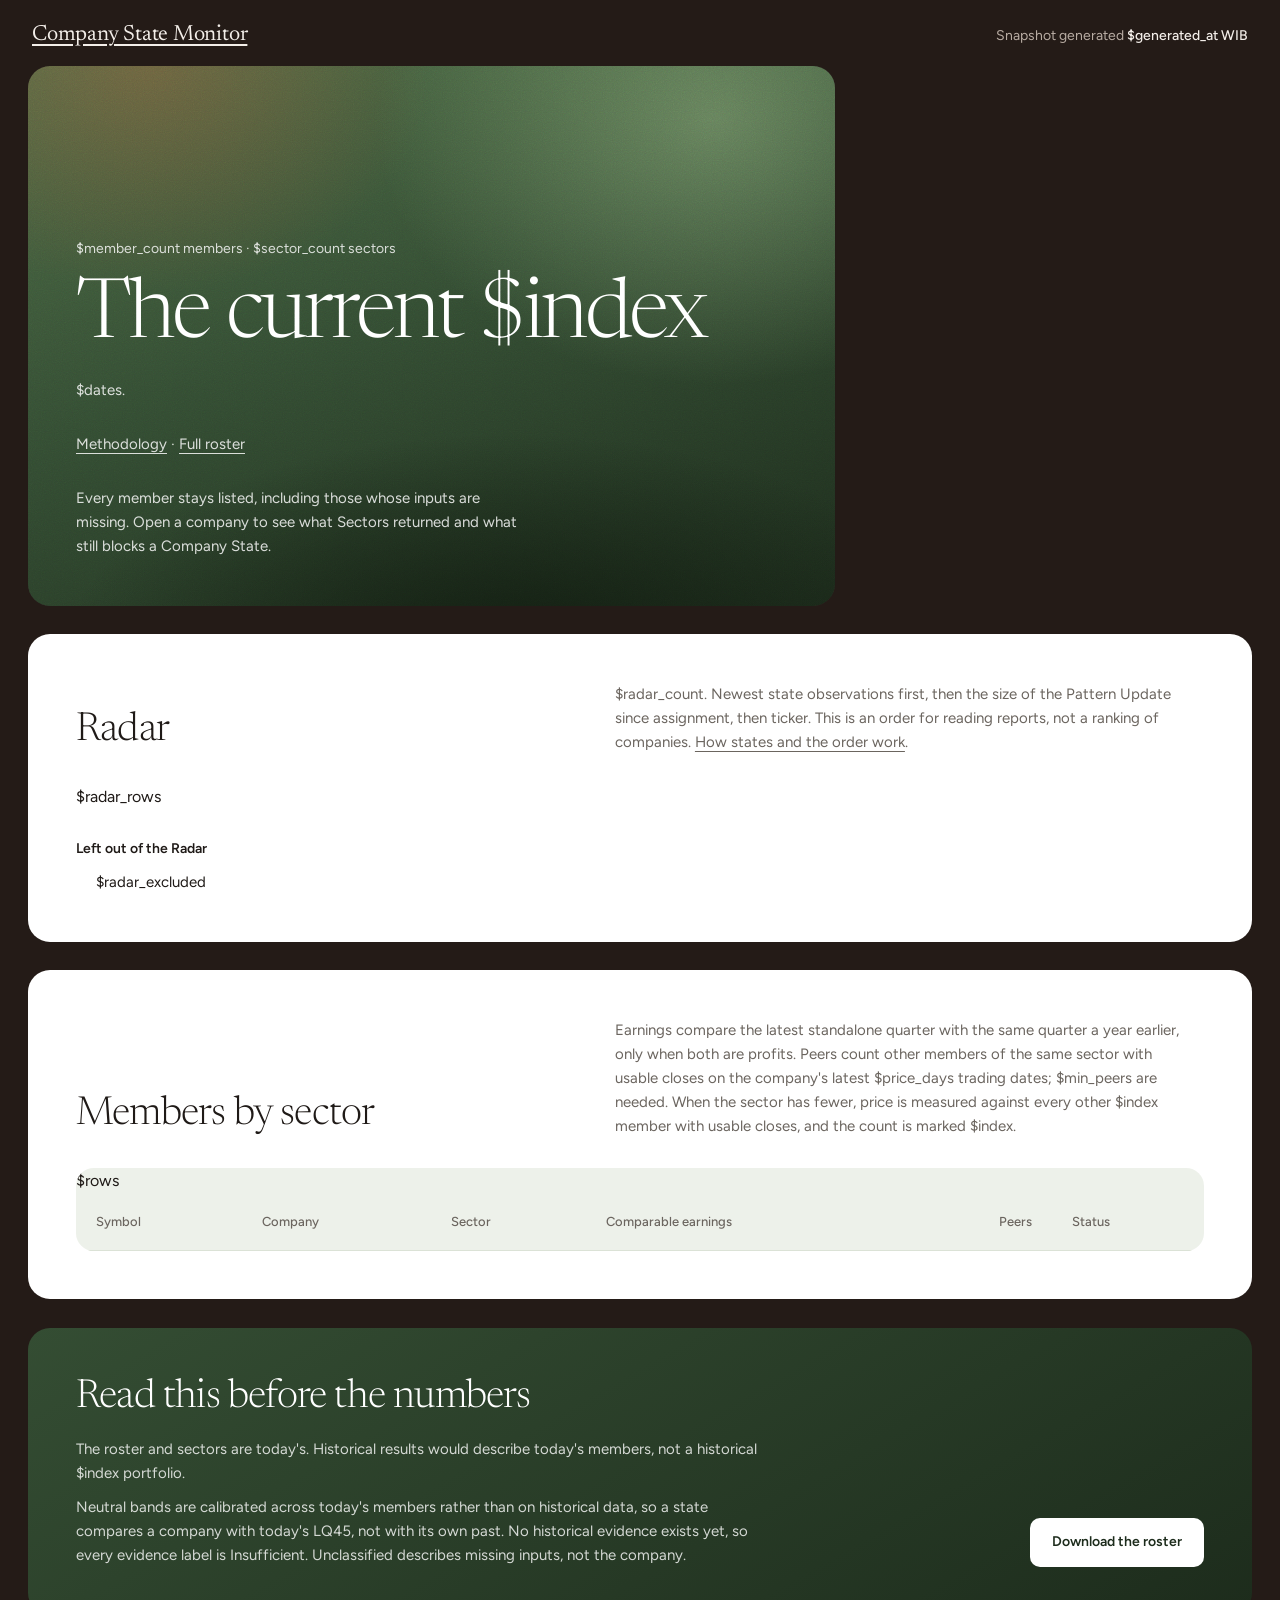
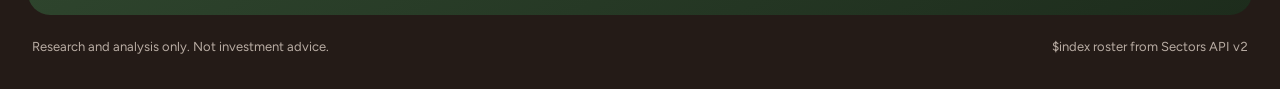
<file: app/index.html>
<!doctype html>
<html lang="en">
<head>
  <meta charset="utf-8">
  <meta name="viewport" content="width=device-width, initial-scale=1">
  <meta name="description" content="The current $index roster with source coverage, comparable earnings and sector peers.">
  <title>$index roster · Company State Monitor</title>
  <link rel="preconnect" href="https://fonts.googleapis.com">
  <link rel="preconnect" href="https://fonts.gstatic.com" crossorigin>
  <link rel="stylesheet" href="https://fonts.googleapis.com/css2?family=Figtree:wght@400;500;600&family=Newsreader:opsz,wght@6..72,300;6..72,400&display=swap">
  <link rel="stylesheet" href="styles.css">
</head>
<body>
  <a class="skip-link" href="#roster">Skip to roster</a>
  <header class="topbar">
    <p class="product"><a href="index.html">Company State Monitor</a></p>
    <p class="stamp">Snapshot generated <time>$generated_at WIB</time></p>
  </header>

  <main id="roster" class="mosaic">
    <section class="tile hero" aria-labelledby="roster-title">
      <p class="kicker">$member_count members · $sector_count sectors</p>
      <h1 id="roster-title">The current $index</h1>
      <p class="lede">$dates.</p>
      <p class="lede"><a href="methodology.html">Methodology</a> · <a href="#members-title">Full roster</a></p>
      <p class="lede">Every member stays listed, including those whose inputs are missing. Open a company to see what Sectors returned and what still blocks a Company State.</p>
    </section>

    <section class="tile wide" aria-labelledby="radar-title">
      <header class="tile-head">
        <h2 id="radar-title">Radar</h2>
        <p>$radar_count. Newest state observations first, then the size of the Pattern Update since assignment, then ticker. This is an order for reading reports, not a ranking of companies. <a href="methodology.html">How states and the order work</a>.</p>
      </header>
      <ol class="radar">$radar_rows</ol>
      <h3 class="subhead">Left out of the Radar</h3>
      <ul class="changes">$radar_excluded</ul>
    </section>

    <section class="tile wide" aria-labelledby="members-title">
      <header class="tile-head">
        <h2 id="members-title">Members by sector</h2>
        <p>Earnings compare the latest standalone quarter with the same quarter a year earlier, only when both are profits. Peers count other members of the same sector with usable closes on the company's latest $price_days trading dates; $min_peers are needed. When the sector has fewer, price is measured against every other $index member with usable closes, and the count is marked $index.</p>
      </header>
      <div class="table-scroll">
        <table>
          <caption class="visually-hidden">$index members with comparable earnings, peers and classification status</caption>
          <thead><tr><th scope="col">Symbol</th><th scope="col">Company</th><th scope="col">Sector</th><th scope="col">Comparable earnings</th><th scope="col" class="num">Peers</th><th scope="col">Status</th></tr></thead>
          <tbody>$rows</tbody>
        </table>
      </div>
    </section>

    <aside class="tile grove wide" aria-labelledby="limits-title">
      <div>
        <h2 id="limits-title">Read this before the numbers</h2>
        <p>The roster and sectors are today's. Historical results would describe today's members, not a historical $index portfolio.</p>
        <p>Neutral bands are calibrated across today's members rather than on historical data, so a state compares a company with today's LQ45, not with its own past. No historical evidence exists yet, so every evidence label is Insufficient. Unclassified describes missing inputs, not the company.</p>
      </div>
      <p class="action"><a class="button" href="roster.json" download>Download the roster</a></p>
    </aside>
  </main>

  <footer class="footer">
    <span>Research and analysis only. Not investment advice.</span>
    <span>$index roster from Sectors API v2</span>
  </footer>
</body>
</html>
</file>
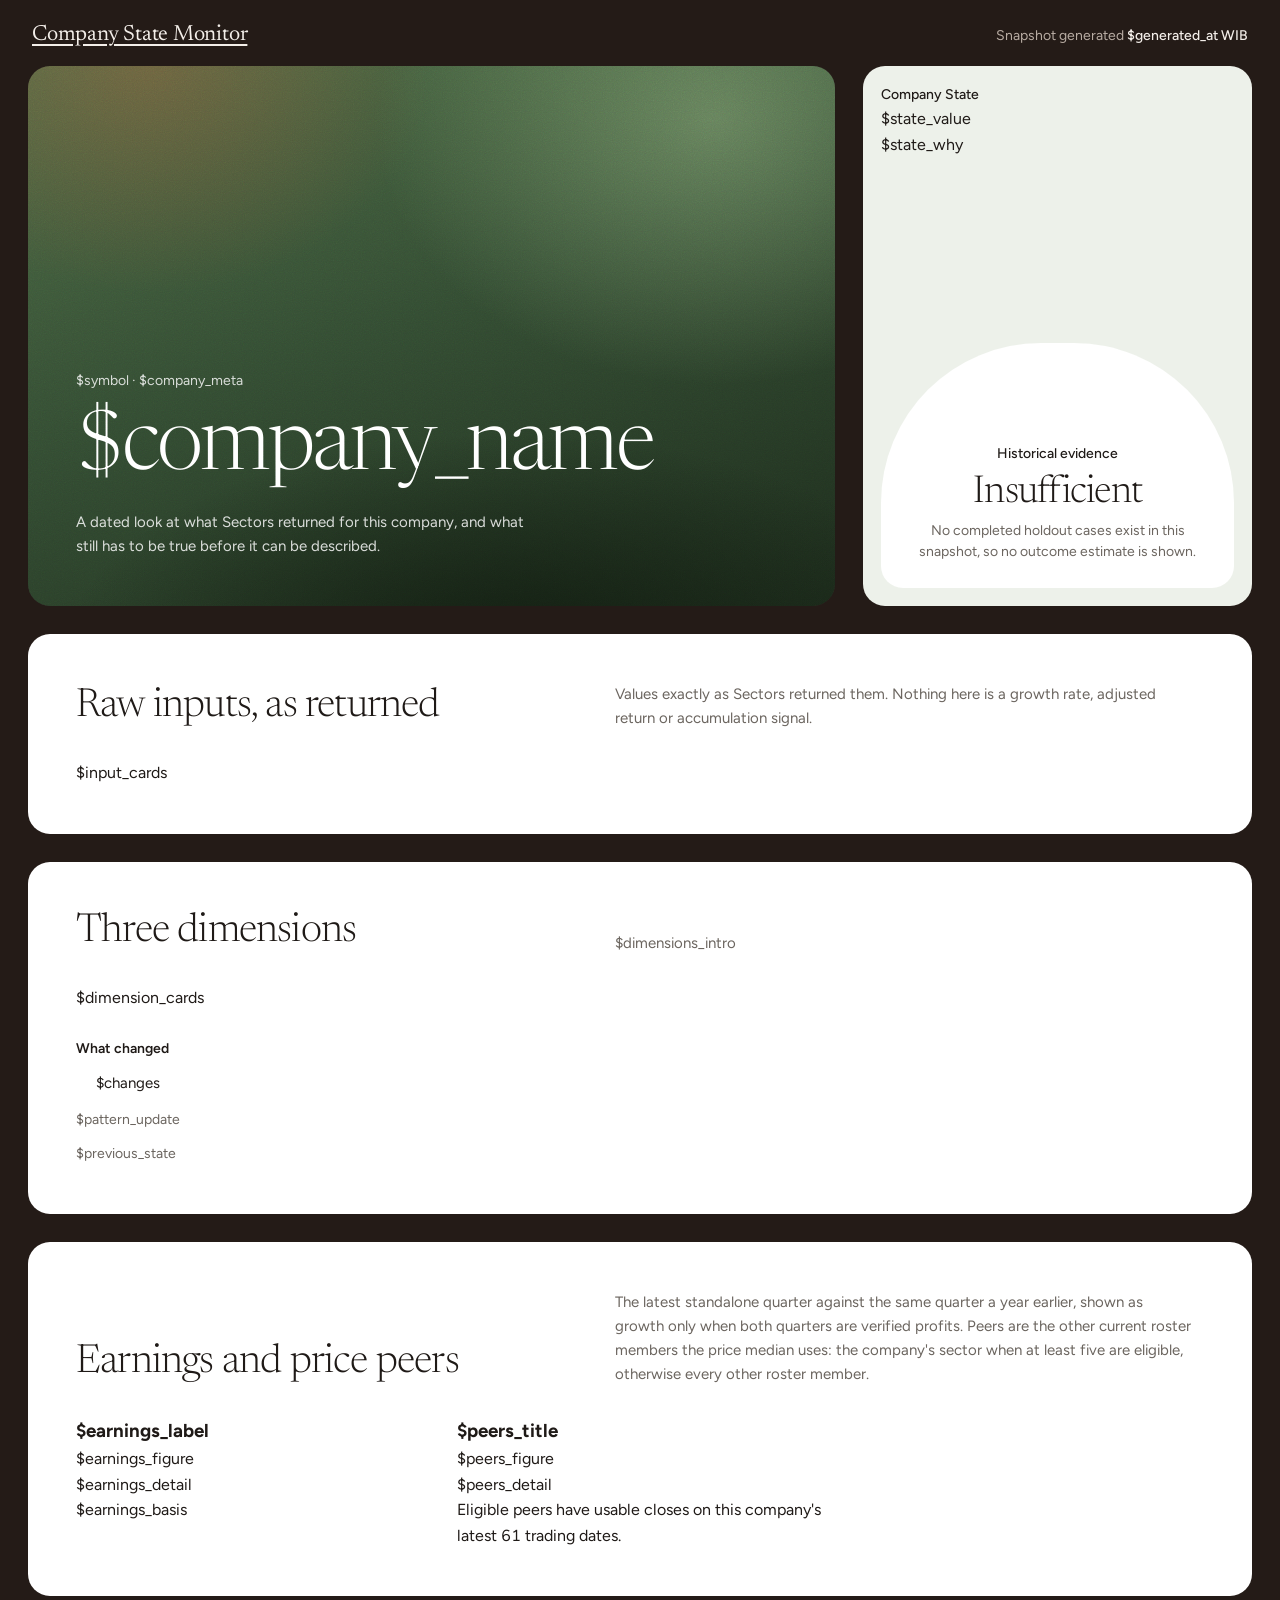
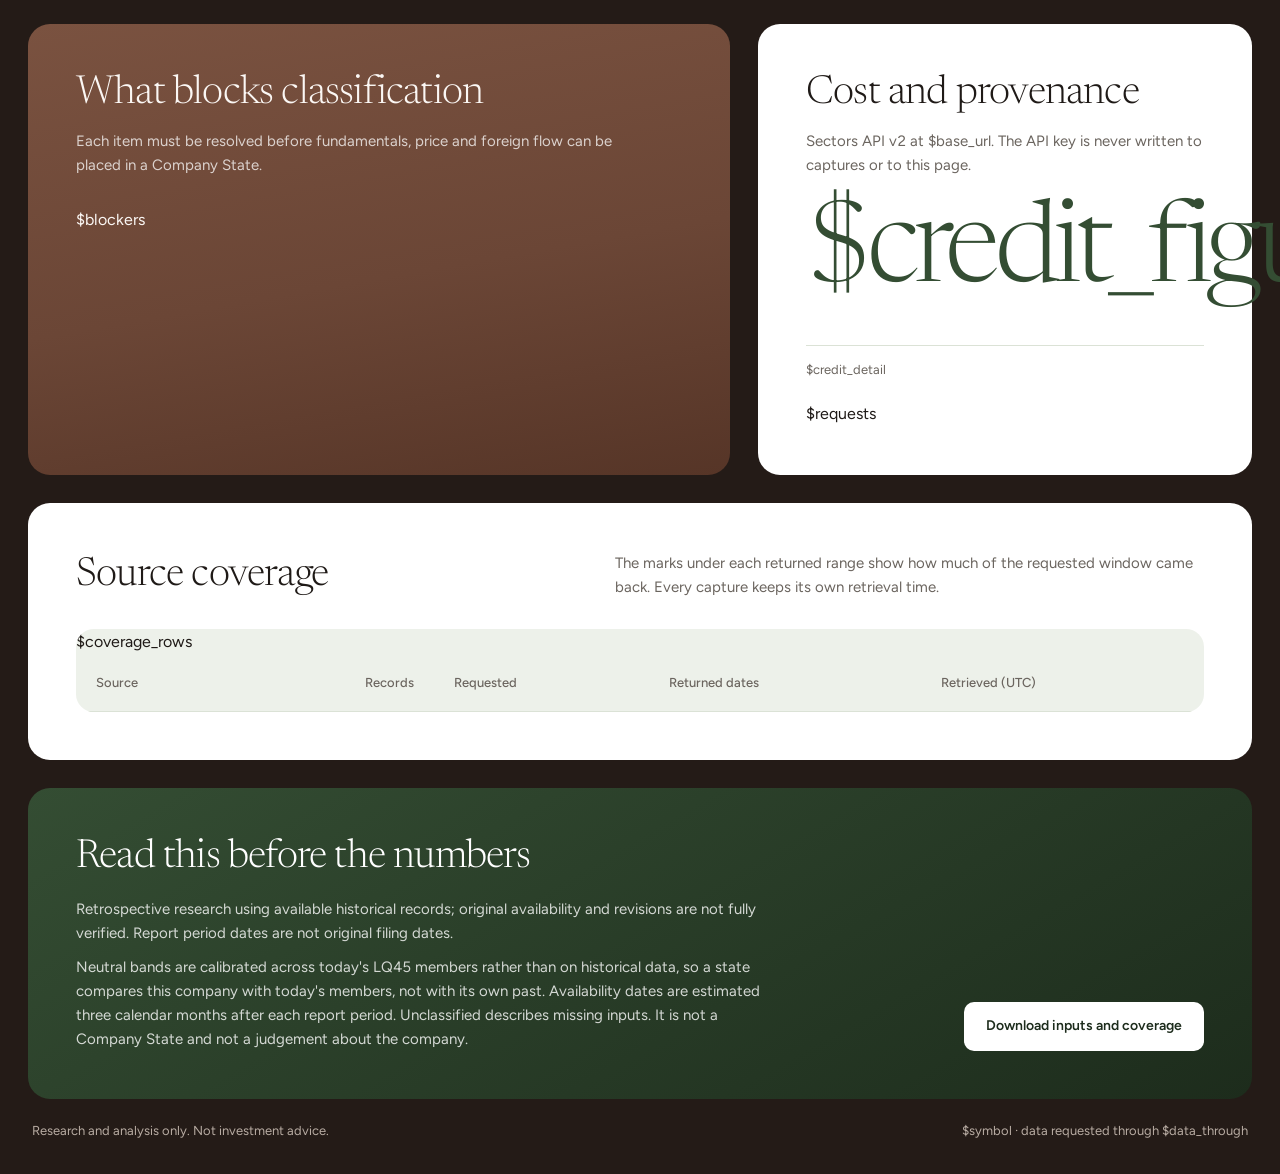
<file: app/company.html>
<!doctype html>
<html lang="en">
<head>
  <meta charset="utf-8">
  <meta name="viewport" content="width=device-width, initial-scale=1">
  <meta name="description" content="A dated company research snapshot with source coverage and data limitations.">
  <title>$symbol · Company State Monitor</title>
  <link rel="preconnect" href="https://fonts.googleapis.com">
  <link rel="preconnect" href="https://fonts.gstatic.com" crossorigin>
  <link rel="stylesheet" href="https://fonts.googleapis.com/css2?family=Figtree:wght@400;500;600&family=Newsreader:opsz,wght@6..72,300;6..72,400&display=swap">
  <link rel="stylesheet" href="styles.css">
</head>
<body>
  <a class="skip-link" href="#company">Skip to company</a>
  <header class="topbar">
    <p class="product"><a href="index.html">Company State Monitor</a></p>
    <p class="stamp">Snapshot generated <time>$generated_at WIB</time></p>
  </header>

  <main id="company" class="mosaic">
    <section class="tile hero" aria-labelledby="company-title">
      <p class="kicker">$symbol · $company_meta</p>
      <h1 id="company-title">$company_name</h1>
      <p class="lede">A dated look at what Sectors returned for this company, and what still has to be true before it can be described.</p>
    </section>

    <section class="tile verdicts" aria-label="Classification and evidence">
      <div class="arch$state_class">
        <p class="label">Company State</p>
        <p class="value">$state_value</p>
        <p class="why">$state_why</p>
      </div>
      <div class="arch quiet">
        <p class="label">Historical evidence</p>
        <p class="value">Insufficient</p>
        <p class="why">No completed holdout cases exist in this snapshot, so no outcome estimate is shown.</p>
      </div>
    </section>

    <section class="tile wide" aria-labelledby="inputs-title">
      <header class="tile-head">
        <h2 id="inputs-title">Raw inputs, as returned</h2>
        <p>Values exactly as Sectors returned them. Nothing here is a growth rate, adjusted return or accumulation signal.</p>
      </header>
      <div class="readings">$input_cards</div>
    </section>

    <section class="tile wide" aria-labelledby="dimensions-title">
      <header class="tile-head">
        <h2 id="dimensions-title">Three dimensions</h2>
        <p>$dimensions_intro</p>
      </header>
      <div class="readings">$dimension_cards</div>
      <h3 class="subhead">What changed</h3>
      <ul class="changes">$changes</ul>
      <p class="previous">$pattern_update</p>
      <p class="previous">$previous_state</p>
    </section>

    <section class="tile wide" aria-labelledby="earnings-title">
      <header class="tile-head">
        <h2 id="earnings-title">Earnings and price peers</h2>
        <p>The latest standalone quarter against the same quarter a year earlier, shown as growth only when both quarters are verified profits. Peers are the other current roster members the price median uses: the company's sector when at least five are eligible, otherwise every other roster member.</p>
      </header>
      <div class="readings">
        <article class="reading$earnings_missing"><h3>$earnings_label</h3><p class="figure">$earnings_figure</p><p class="as-of">$earnings_detail</p><p class="note">$earnings_basis</p></article>
        <article class="reading$peers_missing"><h3>$peers_title</h3><p class="figure">$peers_figure</p><p class="as-of">$peers_detail</p><p class="note">Eligible peers have usable closes on this company's latest 61 trading dates.</p></article>
      </div>
    </section>

    <section class="tile earth" aria-labelledby="blockers-title">
      <header class="tile-head stacked">
        <h2 id="blockers-title">What blocks classification</h2>
        <p>Each item must be resolved before fundamentals, price and foreign flow can be placed in a Company State.</p>
      </header>
      <ul class="checklist">$blockers</ul>
    </section>

    <section class="tile ledger" aria-labelledby="cost-title">
      <header class="tile-head stacked">
        <h2 id="cost-title">Cost and provenance</h2>
        <p>Sectors API v2 at $base_url. The API key is never written to captures or to this page.</p>
      </header>
      <div class="credits">
        <p class="figure">$credit_figure</p>
        <p class="label">credits, documented estimate</p>
      </div>
      <p class="note">$credit_detail</p>
      <ul class="requests">$requests</ul>
    </section>

    <section class="tile wide" aria-labelledby="coverage-title">
      <header class="tile-head">
        <h2 id="coverage-title">Source coverage</h2>
        <p>The marks under each returned range show how much of the requested window came back. Every capture keeps its own retrieval time.</p>
      </header>
      <div class="table-scroll">
        <table>
          <caption class="visually-hidden">Endpoint coverage and retrieval times</caption>
          <thead><tr><th scope="col">Source</th><th scope="col" class="num">Records</th><th scope="col">Requested</th><th scope="col">Returned dates</th><th scope="col">Retrieved (UTC)</th></tr></thead>
          <tbody>$coverage_rows</tbody>
        </table>
      </div>
    </section>

    <aside class="tile grove wide" aria-labelledby="limits-title">
      <div>
        <h2 id="limits-title">Read this before the numbers</h2>
        <p>Retrospective research using available historical records; original availability and revisions are not fully verified. Report period dates are not original filing dates.</p>
        <p>Neutral bands are calibrated across today's LQ45 members rather than on historical data, so a state compares this company with today's members, not with its own past. Availability dates are estimated three calendar months after each report period. Unclassified describes missing inputs. It is not a Company State and not a judgement about the company.</p>
      </div>
      <p class="action"><a class="button" href="$symbol.json" download>Download inputs and coverage</a></p>
    </aside>
  </main>

  <footer class="footer">
    <span>Research and analysis only. Not investment advice.</span>
    <span>$symbol · data requested through $data_through</span>
  </footer>
</body>
</html>
</file>
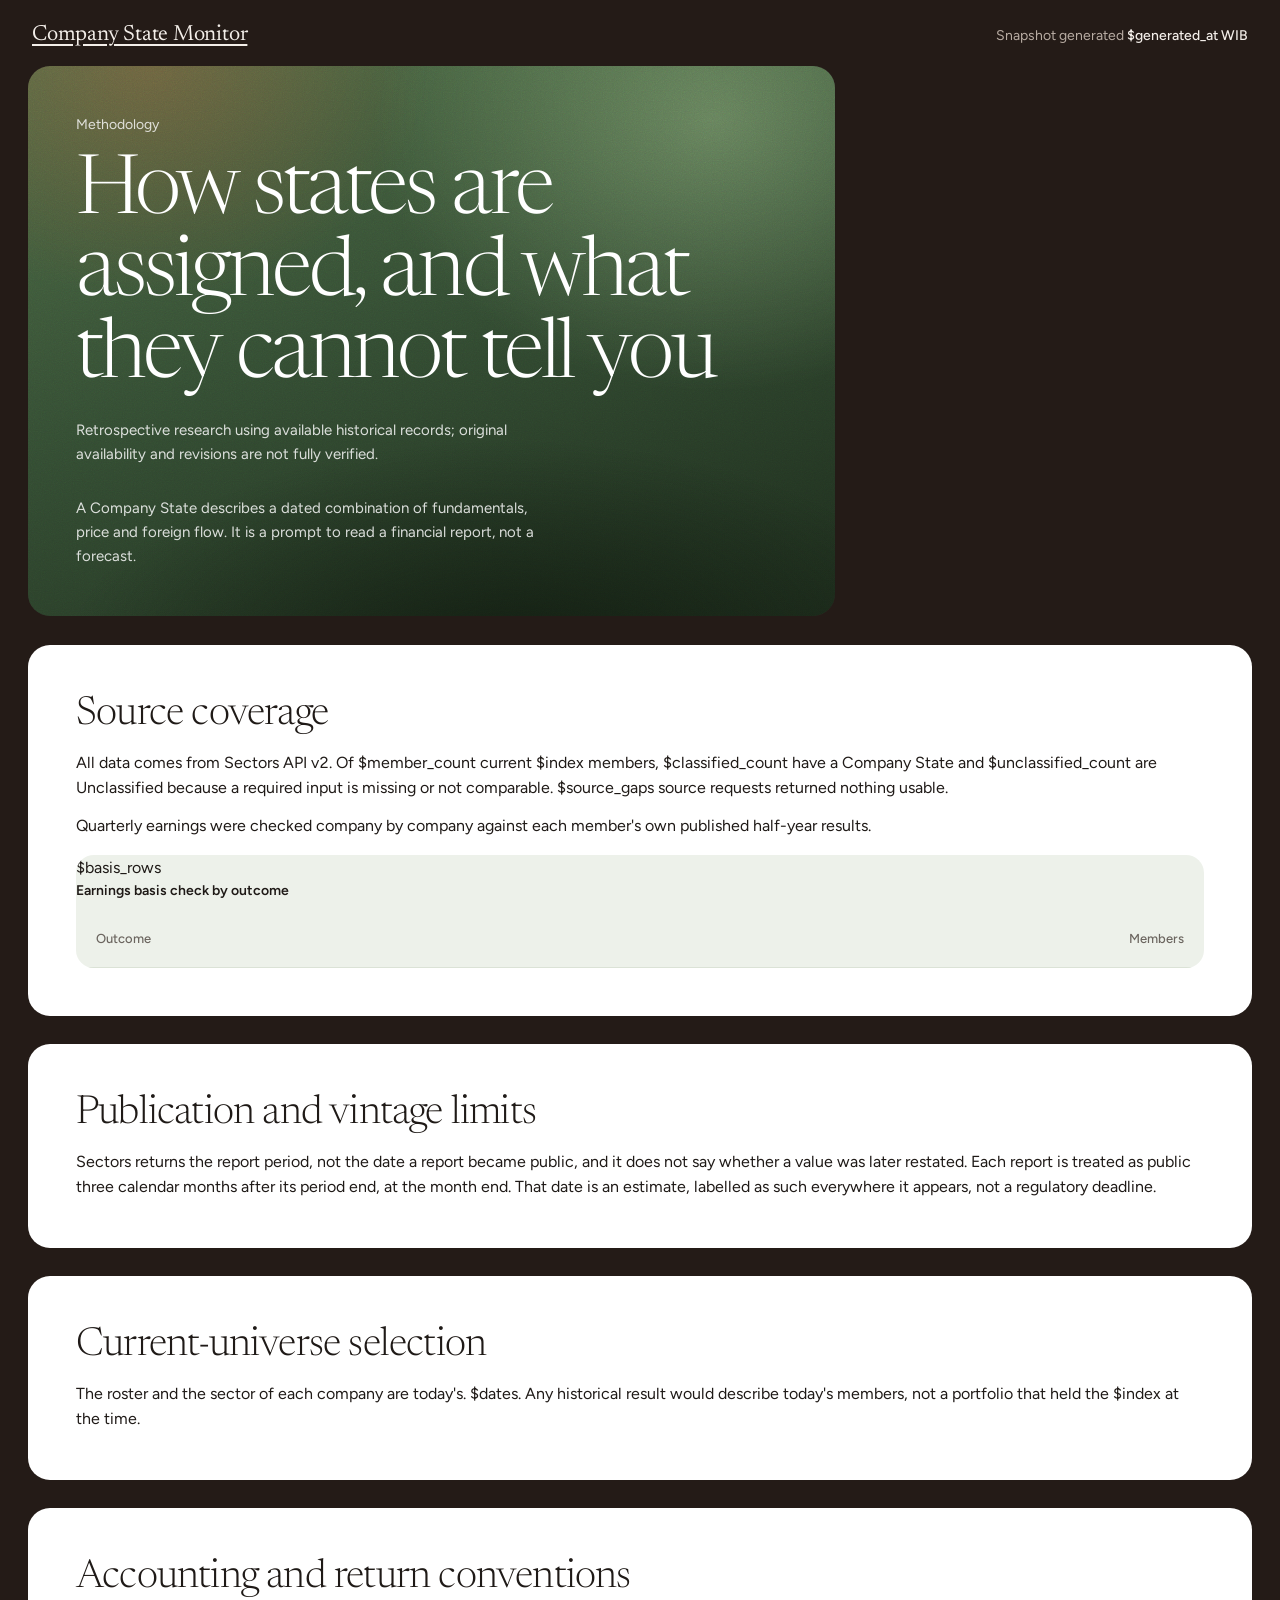
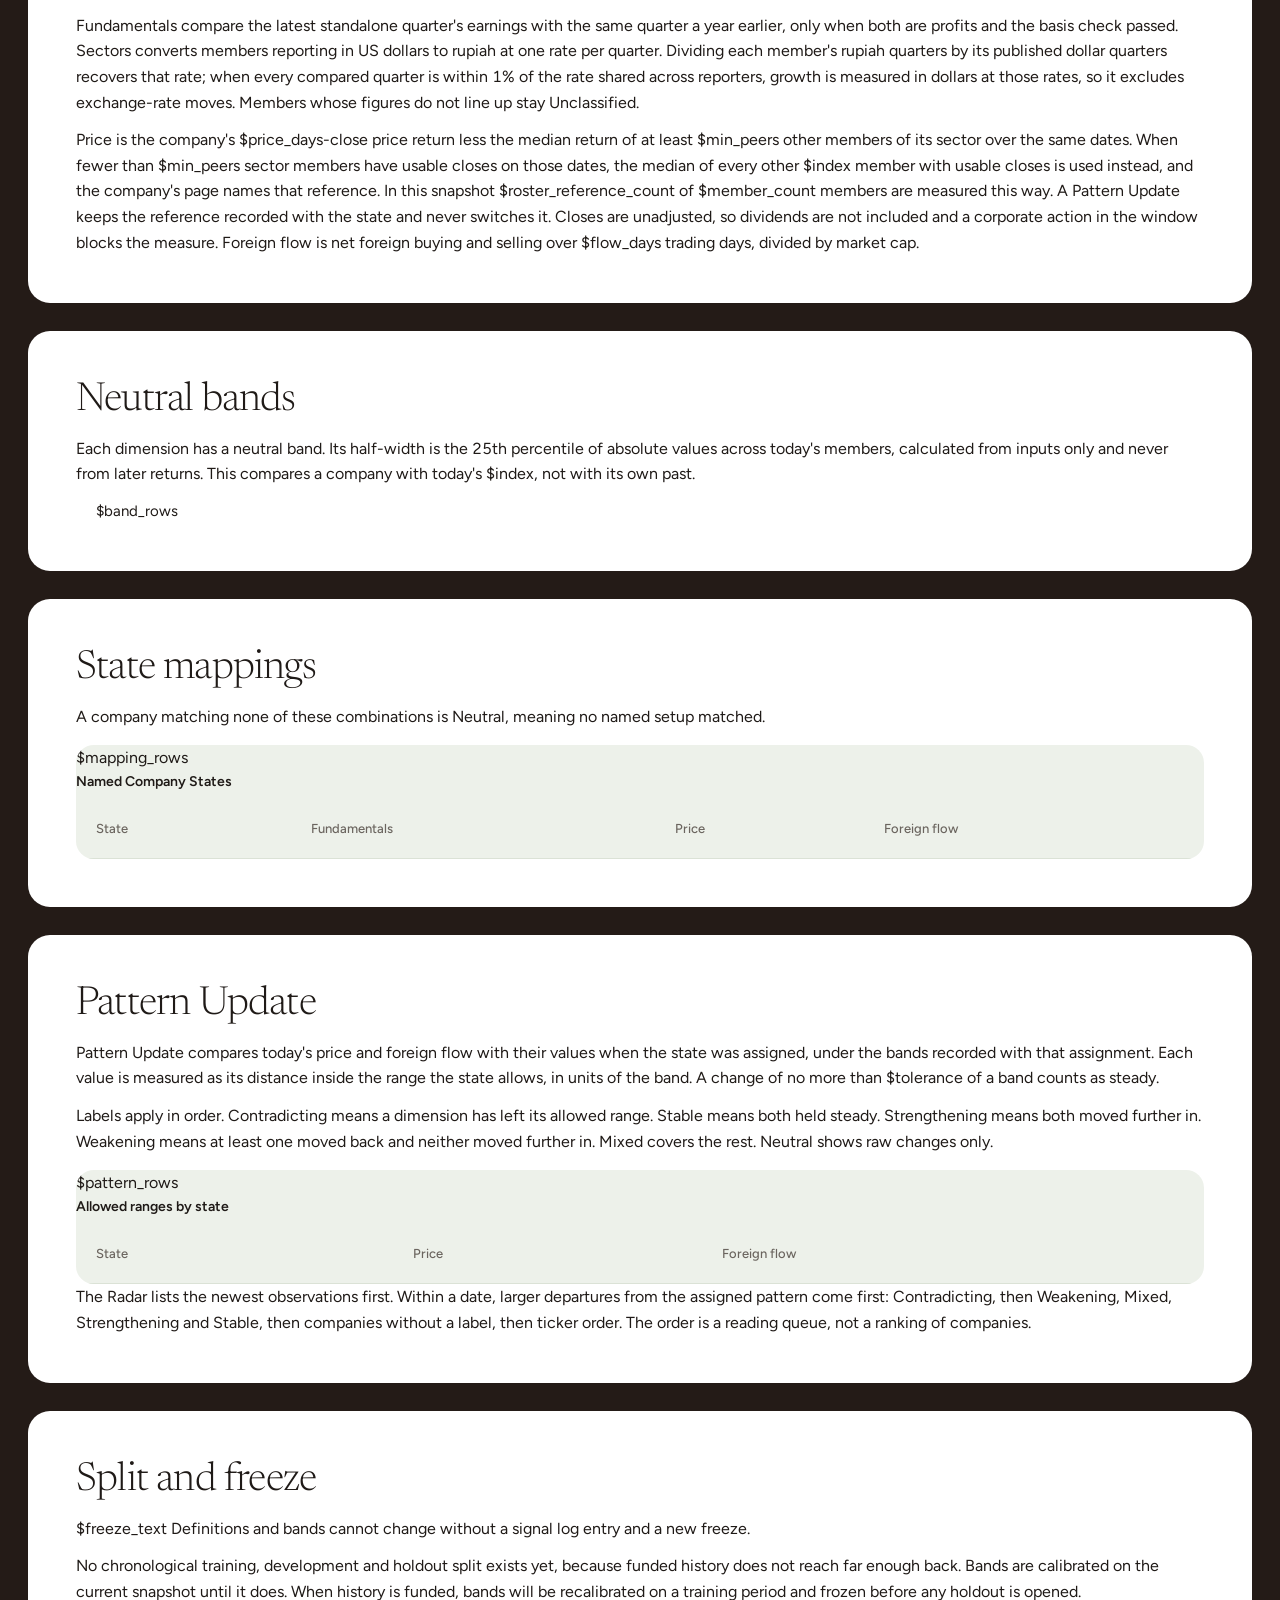
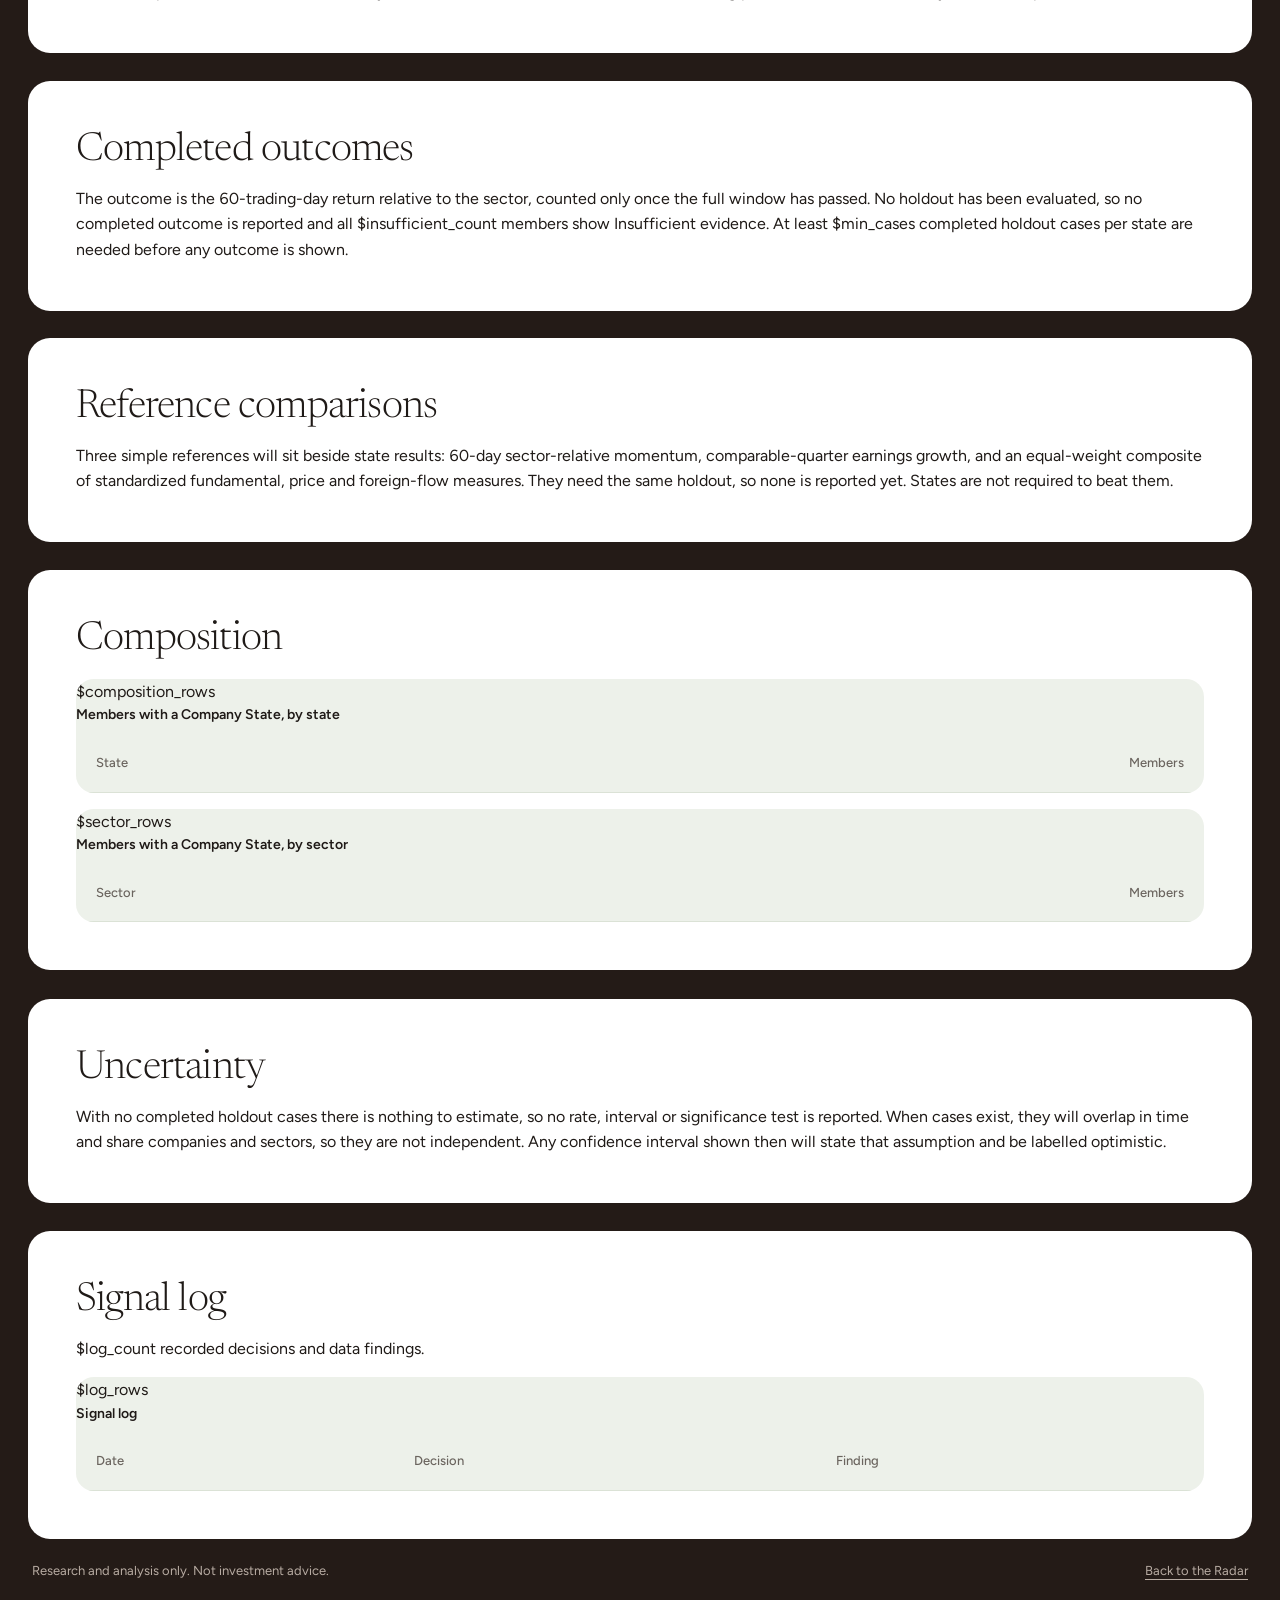
<file: app/methodology.html>
<!doctype html>
<html lang="en">
<head>
  <meta charset="utf-8">
  <meta name="viewport" content="width=device-width, initial-scale=1">
  <meta name="description" content="How the Company State Monitor classifies $index members, and what it cannot yet say.">
  <title>Methodology · Company State Monitor</title>
  <link rel="preconnect" href="https://fonts.googleapis.com">
  <link rel="preconnect" href="https://fonts.gstatic.com" crossorigin>
  <link rel="stylesheet" href="https://fonts.googleapis.com/css2?family=Figtree:wght@400;500;600&family=Newsreader:opsz,wght@6..72,300;6..72,400&display=swap">
  <link rel="stylesheet" href="styles.css">
</head>
<body>
  <a class="skip-link" href="#method">Skip to methodology</a>
  <header class="topbar">
    <p class="product"><a href="index.html">Company State Monitor</a></p>
    <p class="stamp">Snapshot generated <time>$generated_at WIB</time></p>
  </header>

  <main id="method" class="mosaic">
    <section class="tile hero" aria-labelledby="method-title">
      <p class="kicker">Methodology</p>
      <h1 id="method-title">How states are assigned, and what they cannot tell you</h1>
      <p class="lede">Retrospective research using available historical records; original availability and revisions are not fully verified.</p>
      <p class="lede">A Company State describes a dated combination of fundamentals, price and foreign flow. It is a prompt to read a financial report, not a forecast.</p>
    </section>

    <section class="tile wide" aria-labelledby="coverage-title">
      <h2 id="coverage-title">Source coverage</h2>
      <p>All data comes from Sectors API v2. Of $member_count current $index members, $classified_count have a Company State and $unclassified_count are Unclassified because a required input is missing or not comparable. $source_gaps source requests returned nothing usable.</p>
      <p>Quarterly earnings were checked company by company against each member's own published half-year results.</p>
      <div class="table-scroll"><table>
        <caption>Earnings basis check by outcome</caption>
        <thead><tr><th scope="col">Outcome</th><th scope="col" class="num">Members</th></tr></thead>
        <tbody>$basis_rows</tbody>
      </table></div>
    </section>

    <section class="tile wide" aria-labelledby="vintage-title">
      <h2 id="vintage-title">Publication and vintage limits</h2>
      <p>Sectors returns the report period, not the date a report became public, and it does not say whether a value was later restated. Each report is treated as public three calendar months after its period end, at the month end. That date is an estimate, labelled as such everywhere it appears, not a regulatory deadline.</p>
    </section>

    <section class="tile wide" aria-labelledby="universe-title">
      <h2 id="universe-title">Current-universe selection</h2>
      <p>The roster and the sector of each company are today's. $dates. Any historical result would describe today's members, not a portfolio that held the $index at the time.</p>
    </section>

    <section class="tile wide" aria-labelledby="conventions-title">
      <h2 id="conventions-title">Accounting and return conventions</h2>
      <p>Fundamentals compare the latest standalone quarter's earnings with the same quarter a year earlier, only when both are profits and the basis check passed. Sectors converts members reporting in US dollars to rupiah at one rate per quarter. Dividing each member's rupiah quarters by its published dollar quarters recovers that rate; when every compared quarter is within 1% of the rate shared across reporters, growth is measured in dollars at those rates, so it excludes exchange-rate moves. Members whose figures do not line up stay Unclassified.</p>
      <p>Price is the company's $price_days-close price return less the median return of at least $min_peers other members of its sector over the same dates. When fewer than $min_peers sector members have usable closes on those dates, the median of every other $index member with usable closes is used instead, and the company's page names that reference. In this snapshot $roster_reference_count of $member_count members are measured this way. A Pattern Update keeps the reference recorded with the state and never switches it. Closes are unadjusted, so dividends are not included and a corporate action in the window blocks the measure. Foreign flow is net foreign buying and selling over $flow_days trading days, divided by market cap.</p>
    </section>

    <section class="tile wide" aria-labelledby="bands-title">
      <h2 id="bands-title">Neutral bands</h2>
      <p>Each dimension has a neutral band. Its half-width is the 25th percentile of absolute values across today's members, calculated from inputs only and never from later returns. This compares a company with today's $index, not with its own past.</p>
      <ul class="changes">$band_rows</ul>
    </section>

    <section class="tile wide" aria-labelledby="mapping-title">
      <h2 id="mapping-title">State mappings</h2>
      <p>A company matching none of these combinations is Neutral, meaning no named setup matched.</p>
      <div class="table-scroll"><table>
        <caption>Named Company States</caption>
        <thead><tr><th scope="col">State</th><th scope="col">Fundamentals</th><th scope="col">Price</th><th scope="col">Foreign flow</th></tr></thead>
        <tbody>$mapping_rows</tbody>
      </table></div>
    </section>

    <section class="tile wide" aria-labelledby="pattern-title">
      <h2 id="pattern-title">Pattern Update</h2>
      <p>Pattern Update compares today's price and foreign flow with their values when the state was assigned, under the bands recorded with that assignment. Each value is measured as its distance inside the range the state allows, in units of the band. A change of no more than $tolerance of a band counts as steady.</p>
      <p>Labels apply in order. Contradicting means a dimension has left its allowed range. Stable means both held steady. Strengthening means both moved further in. Weakening means at least one moved back and neither moved further in. Mixed covers the rest. Neutral shows raw changes only.</p>
      <div class="table-scroll"><table>
        <caption>Allowed ranges by state</caption>
        <thead><tr><th scope="col">State</th><th scope="col">Price</th><th scope="col">Foreign flow</th></tr></thead>
        <tbody>$pattern_rows</tbody>
      </table></div>
      <p>The Radar lists the newest observations first. Within a date, larger departures from the assigned pattern come first: Contradicting, then Weakening, Mixed, Strengthening and Stable, then companies without a label, then ticker order. The order is a reading queue, not a ranking of companies.</p>
    </section>

    <section class="tile wide" aria-labelledby="split-title">
      <h2 id="split-title">Split and freeze</h2>
      <p>$freeze_text Definitions and bands cannot change without a signal log entry and a new freeze.</p>
      <p>No chronological training, development and holdout split exists yet, because funded history does not reach far enough back. Bands are calibrated on the current snapshot until it does. When history is funded, bands will be recalibrated on a training period and frozen before any holdout is opened.</p>
    </section>

    <section class="tile wide" aria-labelledby="outcomes-title">
      <h2 id="outcomes-title">Completed outcomes</h2>
      <p>The outcome is the 60-trading-day return relative to the sector, counted only once the full window has passed. No holdout has been evaluated, so no completed outcome is reported and all $insufficient_count members show Insufficient evidence. At least $min_cases completed holdout cases per state are needed before any outcome is shown.</p>
    </section>

    <section class="tile wide" aria-labelledby="references-title">
      <h2 id="references-title">Reference comparisons</h2>
      <p>Three simple references will sit beside state results: 60-day sector-relative momentum, comparable-quarter earnings growth, and an equal-weight composite of standardized fundamental, price and foreign-flow measures. They need the same holdout, so none is reported yet. States are not required to beat them.</p>
    </section>

    <section class="tile wide" aria-labelledby="composition-title">
      <h2 id="composition-title">Composition</h2>
      <div class="table-scroll"><table>
        <caption>Members with a Company State, by state</caption>
        <thead><tr><th scope="col">State</th><th scope="col" class="num">Members</th></tr></thead>
        <tbody>$composition_rows</tbody>
      </table></div>
      <div class="table-scroll"><table>
        <caption>Members with a Company State, by sector</caption>
        <thead><tr><th scope="col">Sector</th><th scope="col" class="num">Members</th></tr></thead>
        <tbody>$sector_rows</tbody>
      </table></div>
    </section>

    <section class="tile wide" aria-labelledby="uncertainty-title">
      <h2 id="uncertainty-title">Uncertainty</h2>
      <p>With no completed holdout cases there is nothing to estimate, so no rate, interval or significance test is reported. When cases exist, they will overlap in time and share companies and sectors, so they are not independent. Any confidence interval shown then will state that assumption and be labelled optimistic.</p>
    </section>

    <section class="tile wide" aria-labelledby="log-title">
      <h2 id="log-title">Signal log</h2>
      <p>$log_count recorded decisions and data findings.</p>
      <div class="table-scroll"><table>
        <caption>Signal log</caption>
        <thead><tr><th scope="col">Date</th><th scope="col">Decision</th><th scope="col">Finding</th></tr></thead>
        <tbody>$log_rows</tbody>
      </table></div>
    </section>
  </main>

  <footer class="footer">
    <span>Research and analysis only. Not investment advice.</span>
    <span><a href="index.html">Back to the Radar</a></span>
  </footer>
</body>
</html>
</file>
<file: app/styles.css>
:root {
  --frame: #241b17;
  --panel: #ffffff;
  --sage: #edf1ea;
  --sage-line: #dbe2d6;
  --ink: #1f1a17;
  --muted: #6b655f;
  --brown: #6b4636;
  --green: #344d33;
  --green-deep: #1d2c1c;
  --leaf: #9dbb8a;
  --clay: #b0603a;
  --serif: 'Newsreader', 'Iowan Old Style', Georgia, serif;
  --sans: 'Figtree', 'Avenir Next', 'Segoe UI', sans-serif;
  --gutter: clamp(16px, 3vw, 28px);
  --radius: 22px;
}

* { box-sizing: border-box; }
html { scroll-behavior: smooth; }
body { margin: 0; background: var(--frame); color: var(--ink); font: 400 16px/1.6 var(--sans); font-variant-numeric: tabular-nums; }
h1, h2, h3, p { margin: 0; }
a { color: inherit; text-underline-offset: 4px; }
a:focus-visible { outline: 2px solid var(--leaf); outline-offset: 4px; }

.topbar, .mosaic, .footer { width: min(100% - 2 * var(--gutter), 1240px); margin-inline: auto; }
.topbar { display: flex; justify-content: space-between; align-items: baseline; gap: 16px; padding: 22px 4px 18px; color: #f3eee9; }
.product { font: 400 22px/1.2 var(--serif); letter-spacing: -0.01em; }
.stamp { color: #b8aca3; font-size: 14px; }
.stamp time { color: #f3eee9; font-weight: 500; }

/* Mosaic of rounded tiles on the dark frame */
.mosaic { display: grid; grid-template-columns: repeat(12, minmax(0, 1fr)); gap: var(--gutter); }
.tile { grid-column: span 12; padding: clamp(24px, 4vw, 48px); background: var(--panel); border-radius: var(--radius); min-width: 0; animation: settle 700ms cubic-bezier(.2, .7, .2, 1) both; }
.tile:nth-child(2) { animation-delay: 70ms; }
.tile:nth-child(3) { animation-delay: 140ms; }
.tile:nth-child(4) { animation-delay: 210ms; }
.tile:nth-child(5) { animation-delay: 280ms; }

h2 { font: 300 clamp(28px, 3.2vw, 40px)/1.12 var(--serif); letter-spacing: -0.02em; }
.tile-head { display: grid; grid-template-columns: minmax(0, 1fr) minmax(0, 1.2fr); gap: 12px 48px; align-items: end; margin-bottom: 30px; }
.tile-head.stacked { grid-template-columns: 1fr; }
.tile-head p { color: var(--muted); font-size: 15px; max-width: 58ch; }
.label { font-size: 14px; font-weight: 500; }

/* Hero: a deep foliage tile standing in for the reference photography */
.hero {
  grid-column: span 8; display: flex; flex-direction: column; justify-content: flex-end; gap: 18px;
  min-height: clamp(380px, 46vw, 540px); color: #fff;
  background:
    radial-gradient(60% 70% at 85% 10%, rgba(157, 187, 138, 0.45), transparent 70%),
    radial-gradient(50% 60% at 15% 0%, rgba(176, 96, 58, 0.35), transparent 70%),
    radial-gradient(80% 60% at 60% 110%, rgba(16, 26, 15, 0.9), transparent 70%),
    linear-gradient(160deg, #4d6a45 0%, var(--green) 45%, var(--green-deep) 100%);
  position: relative; overflow: hidden;
}
.hero::after {
  content: ''; position: absolute; inset: 0; pointer-events: none; opacity: .18; mix-blend-mode: overlay;
  background-image: url("data:image/svg+xml,%3Csvg xmlns='http://www.w3.org/2000/svg' width='160' height='160'%3E%3Cfilter id='n'%3E%3CfeTurbulence type='fractalNoise' baseFrequency='.9' numOctaves='3' stitchTiles='stitch'/%3E%3C/filter%3E%3Crect width='100%25' height='100%25' filter='url(%23n)'/%3E%3C/svg%3E");
}
.kicker { font-size: 14px; color: rgba(255, 255, 255, 0.8); }
h1 { font: 300 clamp(44px, 6.4vw, 92px)/1 var(--serif); letter-spacing: -0.035em; text-wrap: balance; }
.lede { max-width: 46ch; color: rgba(255, 255, 255, 0.82); font-size: 15px; }

/* Arched status cards */
.verdicts { grid-column: span 4; display: grid; grid-template-rows: 1fr 1fr; gap: 14px; padding: 18px; background: var(--sage); }
.arch { display: flex; flex-direction: column; justify-content: flex-end; gap: 6px; padding: 30px 26px 26px; border-radius: 160px 160px var(--radius) var(--radius); background: var(--panel); text-align: center; }
.arch .value { font: 300 clamp(30px, 3vw, 40px)/1.1 var(--serif); letter-spacing: -0.02em; }
.arch.hold .value { color: var(--clay); }
.arch.hold { box-shadow: inset 0 -3px 0 var(--clay); }
.arch .why { color: var(--muted); font-size: 14px; line-height: 1.5; }

/* Raw input readings */
.wide { grid-column: span 12; }
.readings { display: grid; grid-template-columns: repeat(auto-fill, minmax(min(100%, 300px), 1fr)); gap: 14px; }
.reading { display: flex; flex-direction: column; gap: 6px; padding: 24px 22px; background: var(--sage); border-radius: 18px; min-width: 0; }
.reading h3 { font-size: 14px; font-weight: 500; }
.reading .figure { margin-top: 14px; font: 300 clamp(32px, 3vw, 42px)/1.05 var(--serif); letter-spacing: -0.03em; overflow-wrap: anywhere; }
.reading .as-of { font-size: 13px; color: var(--ink); }
.reading .note { margin-top: auto; padding-top: 14px; color: var(--muted); font-size: 13px; line-height: 1.5; }
.reading.missing { background: #f6ebe4; }
.reading.missing .figure { color: var(--clay); }

/* Blockers on a brown tile */
.earth { grid-column: span 7; background: linear-gradient(170deg, #7a5240, var(--brown) 55%, #563527); color: #fbf7f4; }
.earth .tile-head p { color: rgba(255, 255, 255, 0.75); }
.checklist { list-style: none; margin: 0; padding: 0; display: grid; gap: 10px; }
.checklist li { display: grid; grid-template-columns: 20px minmax(0, 1fr); gap: 2px 14px; padding: 16px 18px; background: rgba(255, 255, 255, 0.08); border-radius: 14px; font-size: 15px; }
.checklist li::before { content: ''; grid-row: span 2; width: 18px; height: 18px; margin-top: 3px; border: 1.5px solid rgba(255, 255, 255, 0.7); border-radius: 50%; }
.checklist strong { font-weight: 600; }
.checklist span { color: rgba(255, 255, 255, 0.78); font-size: 14px; line-height: 1.5; }

/* Cost and provenance */
.ledger { grid-column: span 5; display: flex; flex-direction: column; }
.ledger .tile-head { margin-bottom: 20px; }
.credits { display: flex; align-items: baseline; gap: 14px; padding: 8px 0 12px; border-bottom: 1px solid var(--sage-line); }
.credits .figure { font: 300 clamp(72px, 9vw, 112px)/0.9 var(--serif); letter-spacing: -0.05em; color: var(--green); }
.ledger .note { margin: 14px 0 22px; color: var(--muted); font-size: 13px; line-height: 1.5; }
.requests { list-style: none; margin: auto 0 0; padding: 0; display: grid; gap: 10px; }
.requests li { display: grid; gap: 2px; padding: 14px 16px; background: var(--sage); border-radius: 14px; }
.requests code { font: 500 13px/1.45 var(--sans); color: var(--ink); overflow-wrap: anywhere; }
.requests span { color: var(--muted); font-size: 12.5px; }

/* Coverage table */
.table-scroll { overflow-x: auto; background: var(--sage); border-radius: 18px; }
table { width: 100%; border-collapse: collapse; font-size: 14px; text-align: left; }
th, td { padding: 18px 20px; border-bottom: 1px solid var(--sage-line); vertical-align: top; white-space: nowrap; }
thead th { color: var(--muted); font-size: 13px; font-weight: 500; }
tbody tr:last-child > * { border-bottom: 0; }
tbody th { font-weight: 600; }
.num { text-align: right; }
.status-text { display: flex; align-items: center; gap: 7px; margin-top: 3px; font-size: 13px; font-weight: 400; color: var(--green); }
.status-text::before { content: ''; width: 7px; height: 7px; border-radius: 50%; background: currentColor; }
tr.gap .status-text { color: var(--clay); }
.strip { position: relative; height: 12px; margin-top: 10px; min-width: 200px; background: repeating-linear-gradient(90deg, var(--sage-line) 0 1.5px, transparent 1.5px 6px); }
.strip span { position: absolute; top: 0; bottom: 0; background: repeating-linear-gradient(90deg, var(--green) 0 1.5px, transparent 1.5px 6px); transform-origin: left; animation: sweep 1100ms 350ms cubic-bezier(.2, .7, .2, 1) both; }

/* Limitations on a green tile */
.grove { display: grid; grid-template-columns: minmax(0, 1fr) auto; gap: 24px 48px; align-items: end; background: linear-gradient(150deg, var(--green), var(--green-deep)); color: #fff; }
.grove h2 { margin-bottom: 16px; }
.grove p { max-width: 70ch; color: rgba(255, 255, 255, 0.8); font-size: 15px; }
.grove p + p { margin-top: 10px; }
.button { display: inline-block; padding: 13px 22px; background: #fff; color: var(--green-deep); border-radius: 10px; font-weight: 600; font-size: 14px; text-decoration: none; transition: transform 160ms, box-shadow 160ms; }
.button:hover { transform: translateY(-1px); box-shadow: 0 8px 22px rgba(0, 0, 0, 0.25); }

.footer { display: flex; justify-content: space-between; gap: 16px; padding: 22px 4px 32px; color: #b8aca3; font-size: 13px; }

.skip-link { position: absolute; top: -100px; left: 16px; padding: 10px 14px; background: #fff; color: var(--ink); border-radius: 8px; z-index: 2; }
.skip-link:focus { top: 12px; }
.visually-hidden { position: absolute; width: 1px; height: 1px; overflow: hidden; clip-path: inset(50%); white-space: nowrap; }

@keyframes settle { from { opacity: 0; transform: translateY(14px) scale(.99); } }
@keyframes sweep { from { transform: scaleX(0); } }

@media (max-width: 960px) {
  .hero, .verdicts, .earth, .ledger { grid-column: span 12; }
  .verdicts { grid-template-rows: none; grid-template-columns: 1fr 1fr; }
  .tile-head { grid-template-columns: 1fr; }
}
@media (max-width: 600px) {
  .topbar, .footer { flex-direction: column; gap: 4px; }
  .verdicts { grid-template-columns: 1fr; }
  .grove { grid-template-columns: 1fr; }
  .hero { min-height: 340px; }
}
@media (prefers-reduced-motion: reduce) {
  html { scroll-behavior: auto; }
  *, *::before, *::after { animation: none !important; transition: none !important; }
}

/* Roster index */
td .sub { display: block; margin-top: 3px; color: var(--muted); font-size: 12.5px; }
tbody th a { text-decoration-thickness: 1px; }
.back { color: #f3eee9; font-size: 14px; }

/* What changed */
.subhead { margin: 28px 0 10px; font-size: 14px; font-weight: 600; }
.changes { margin: 0; padding-left: 20px; display: grid; gap: 6px; font-size: 15px; }
.previous { margin-top: 14px; color: var(--muted); font-size: 14px; }
.radar { list-style: none; margin: 18px 0 0; padding: 0; display: grid; grid-template-columns: repeat(auto-fill, minmax(min(100%, 260px), 1fr)); gap: 10px; }
.radar li { display: grid; gap: 2px; padding: 14px 16px; background: var(--sage); border: 1px solid var(--sage-line); border-radius: 14px; }
.radar a { display: flex; justify-content: space-between; gap: 12px; text-decoration: none; font-size: 15px; }
.radar a:hover strong, .radar a:focus-visible strong { text-decoration: underline; }
.radar .sub { color: var(--muted); font-size: 13px; }
caption { text-align: left; padding-bottom: 8px; font-size: 14px; font-weight: 600; }
.tile > p + p, .tile > h2 + p { margin-top: 12px; }
.tile .table-scroll { margin-top: 16px; }
.tile > p + .changes { margin-top: 12px; }
</file>
